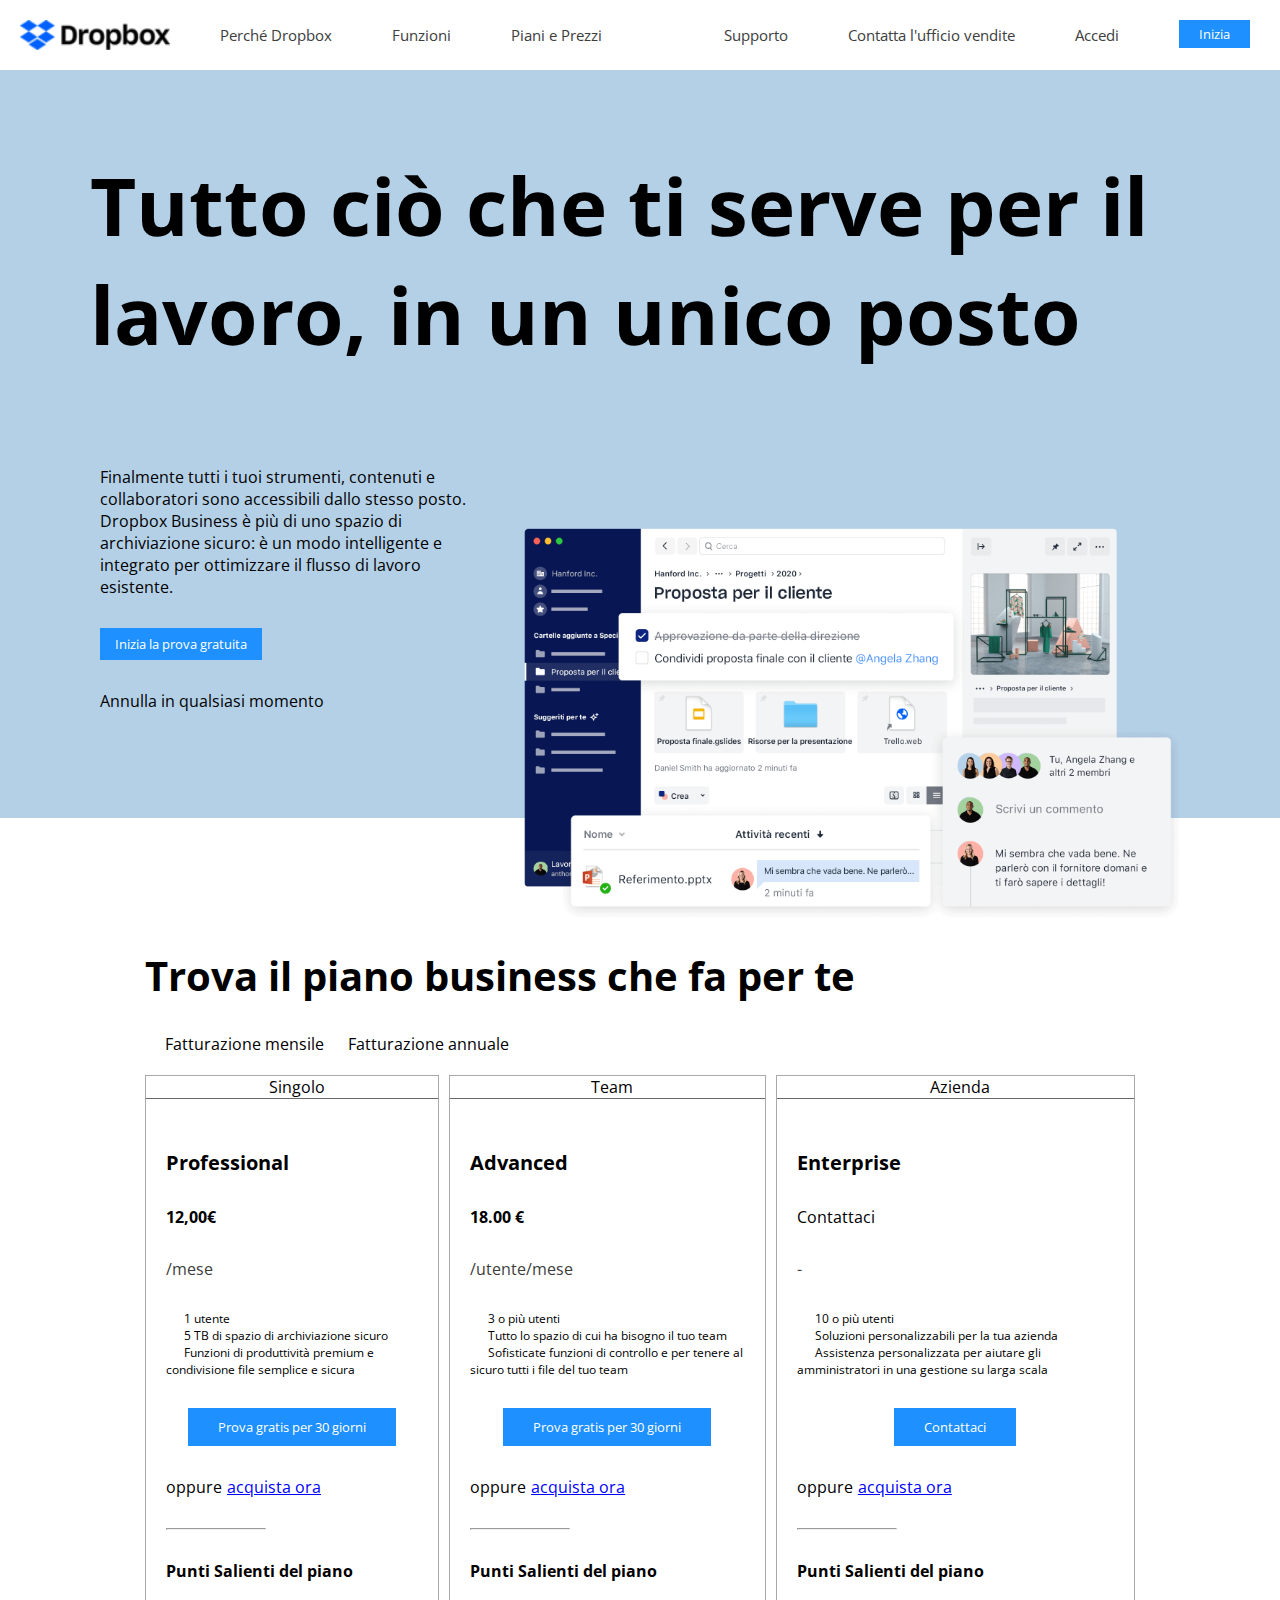
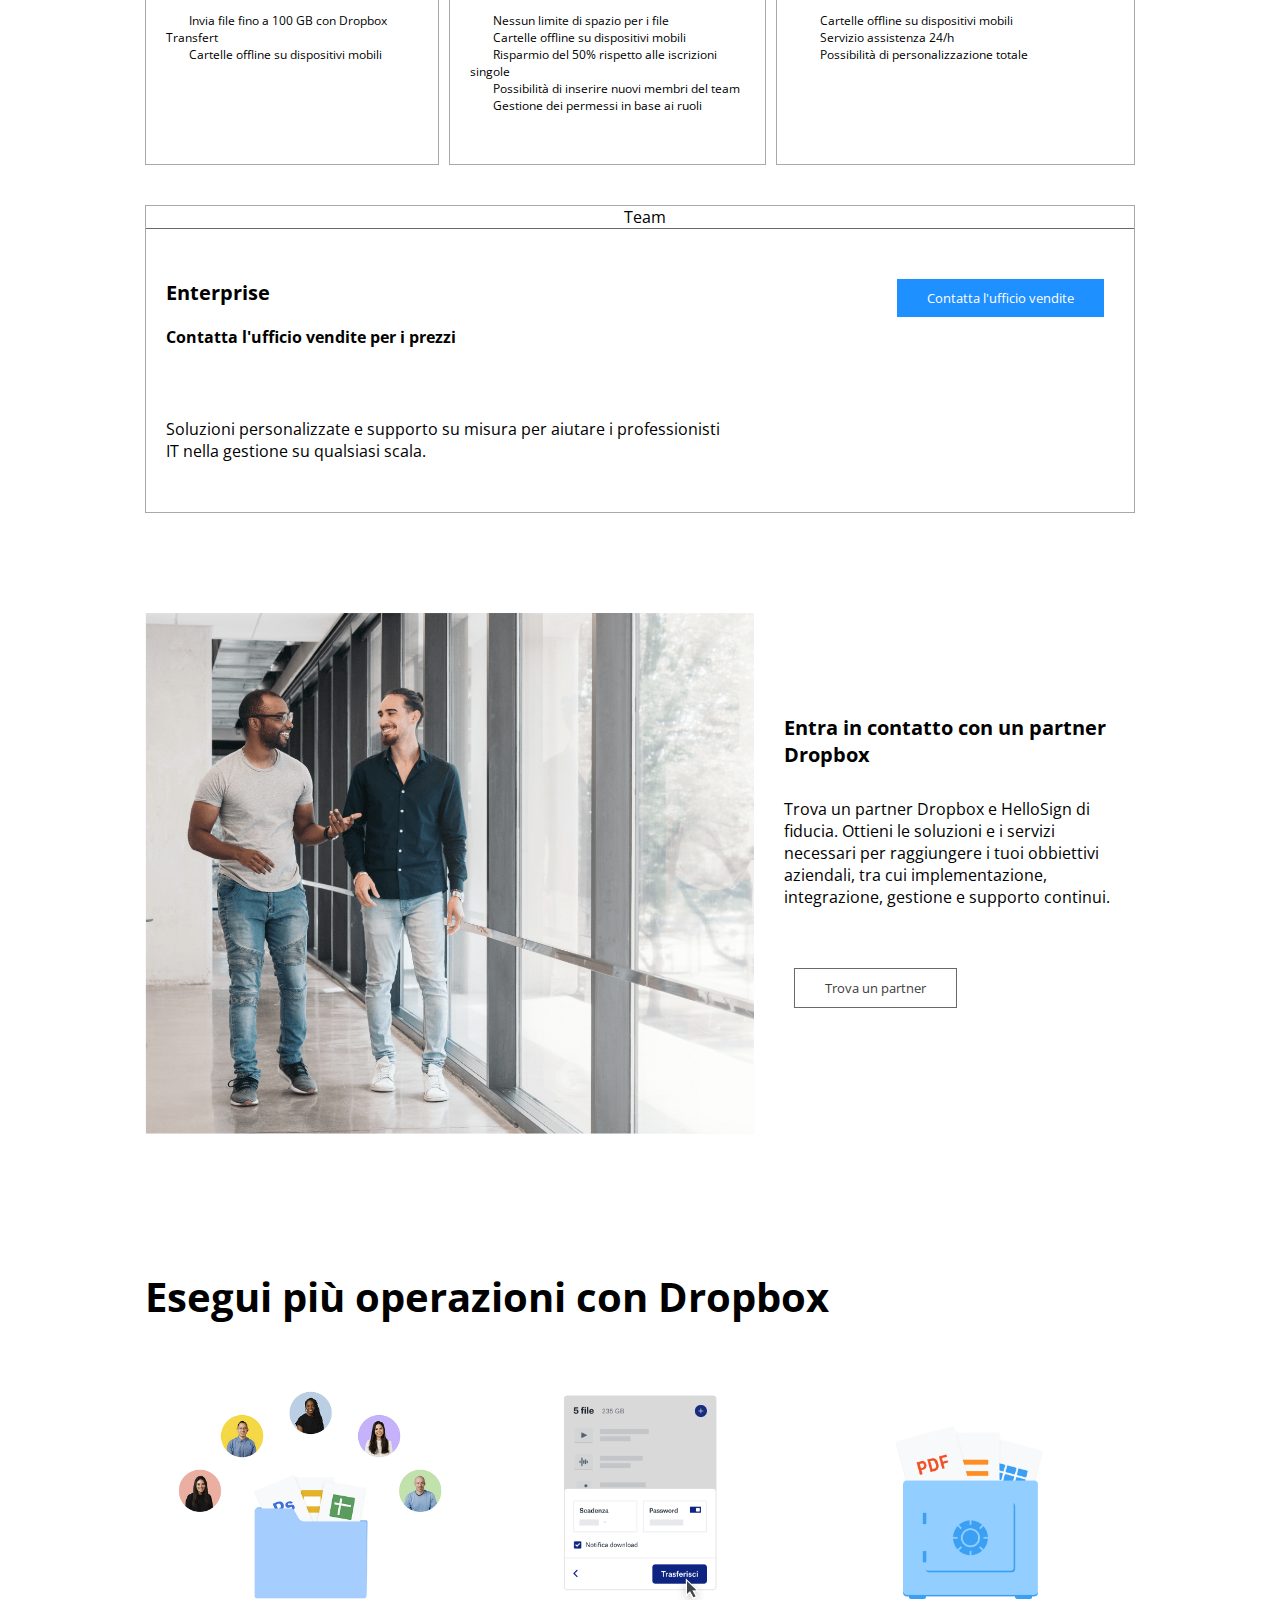
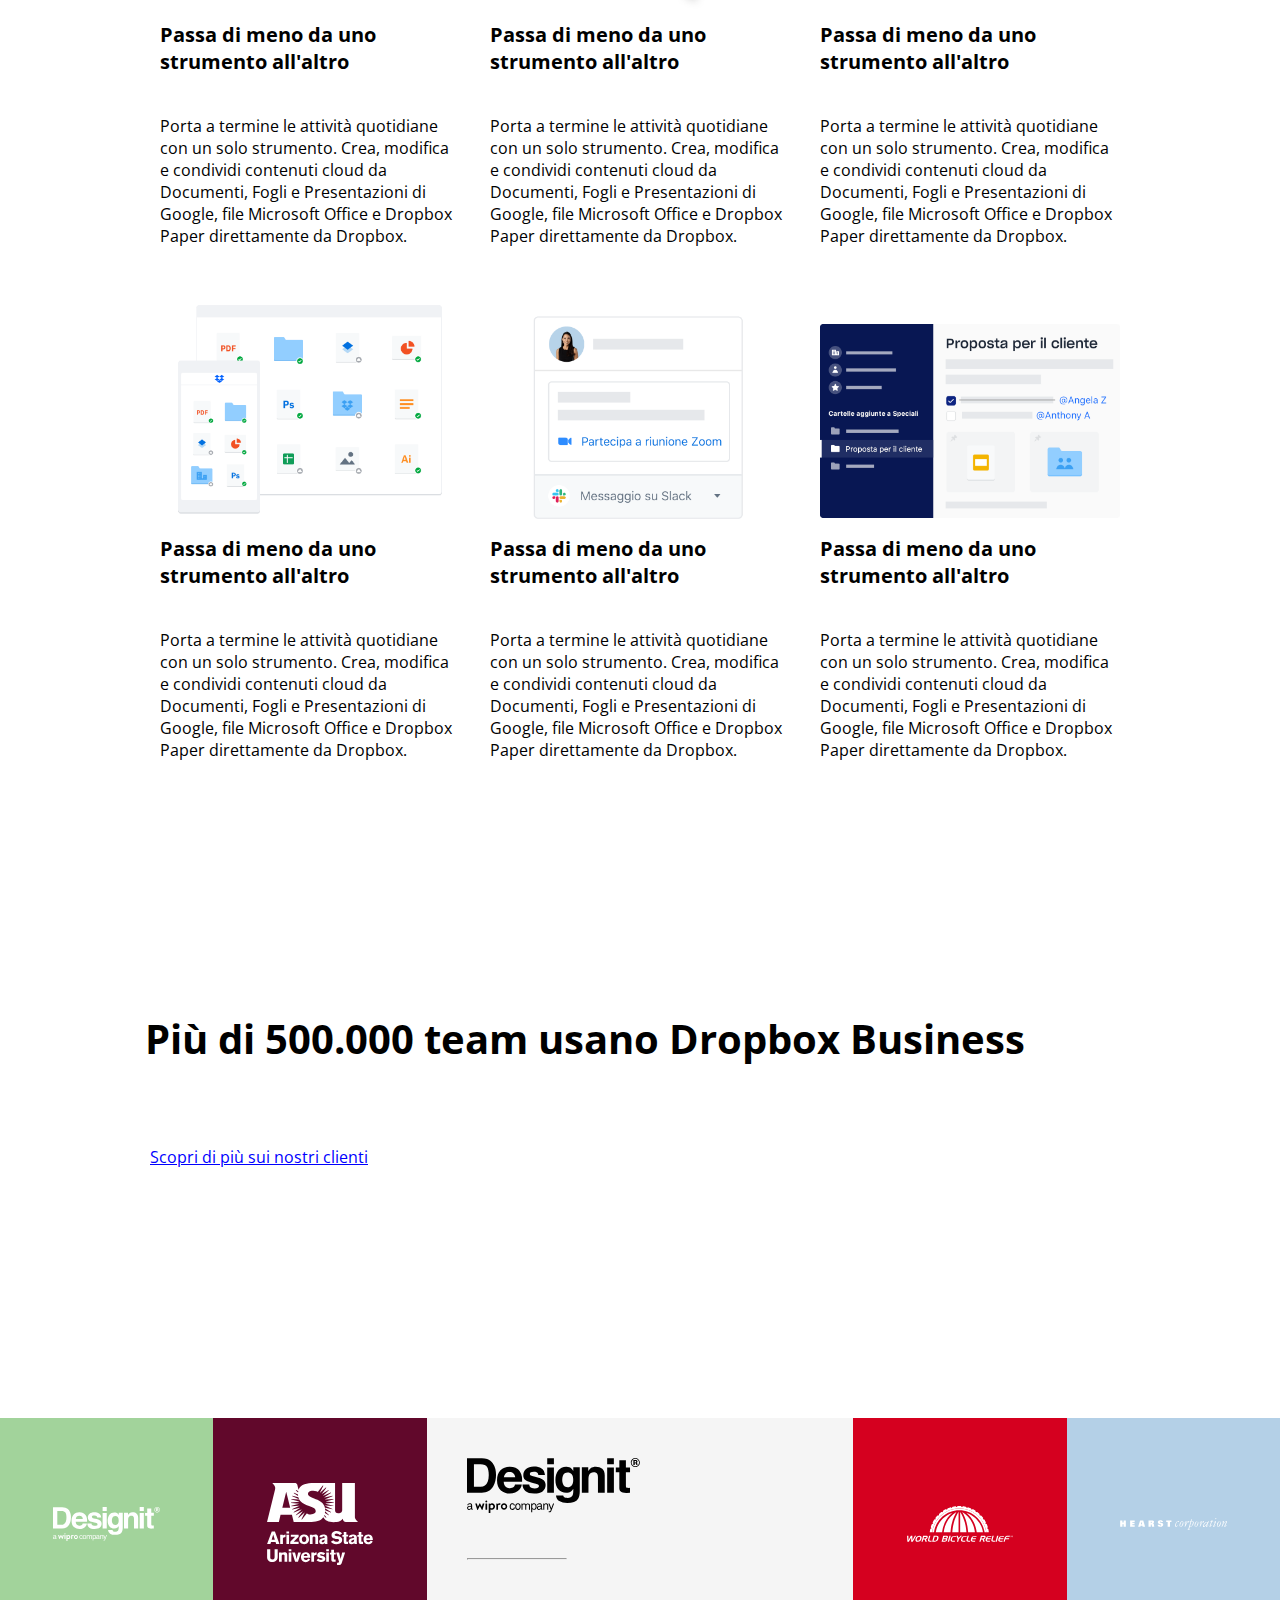
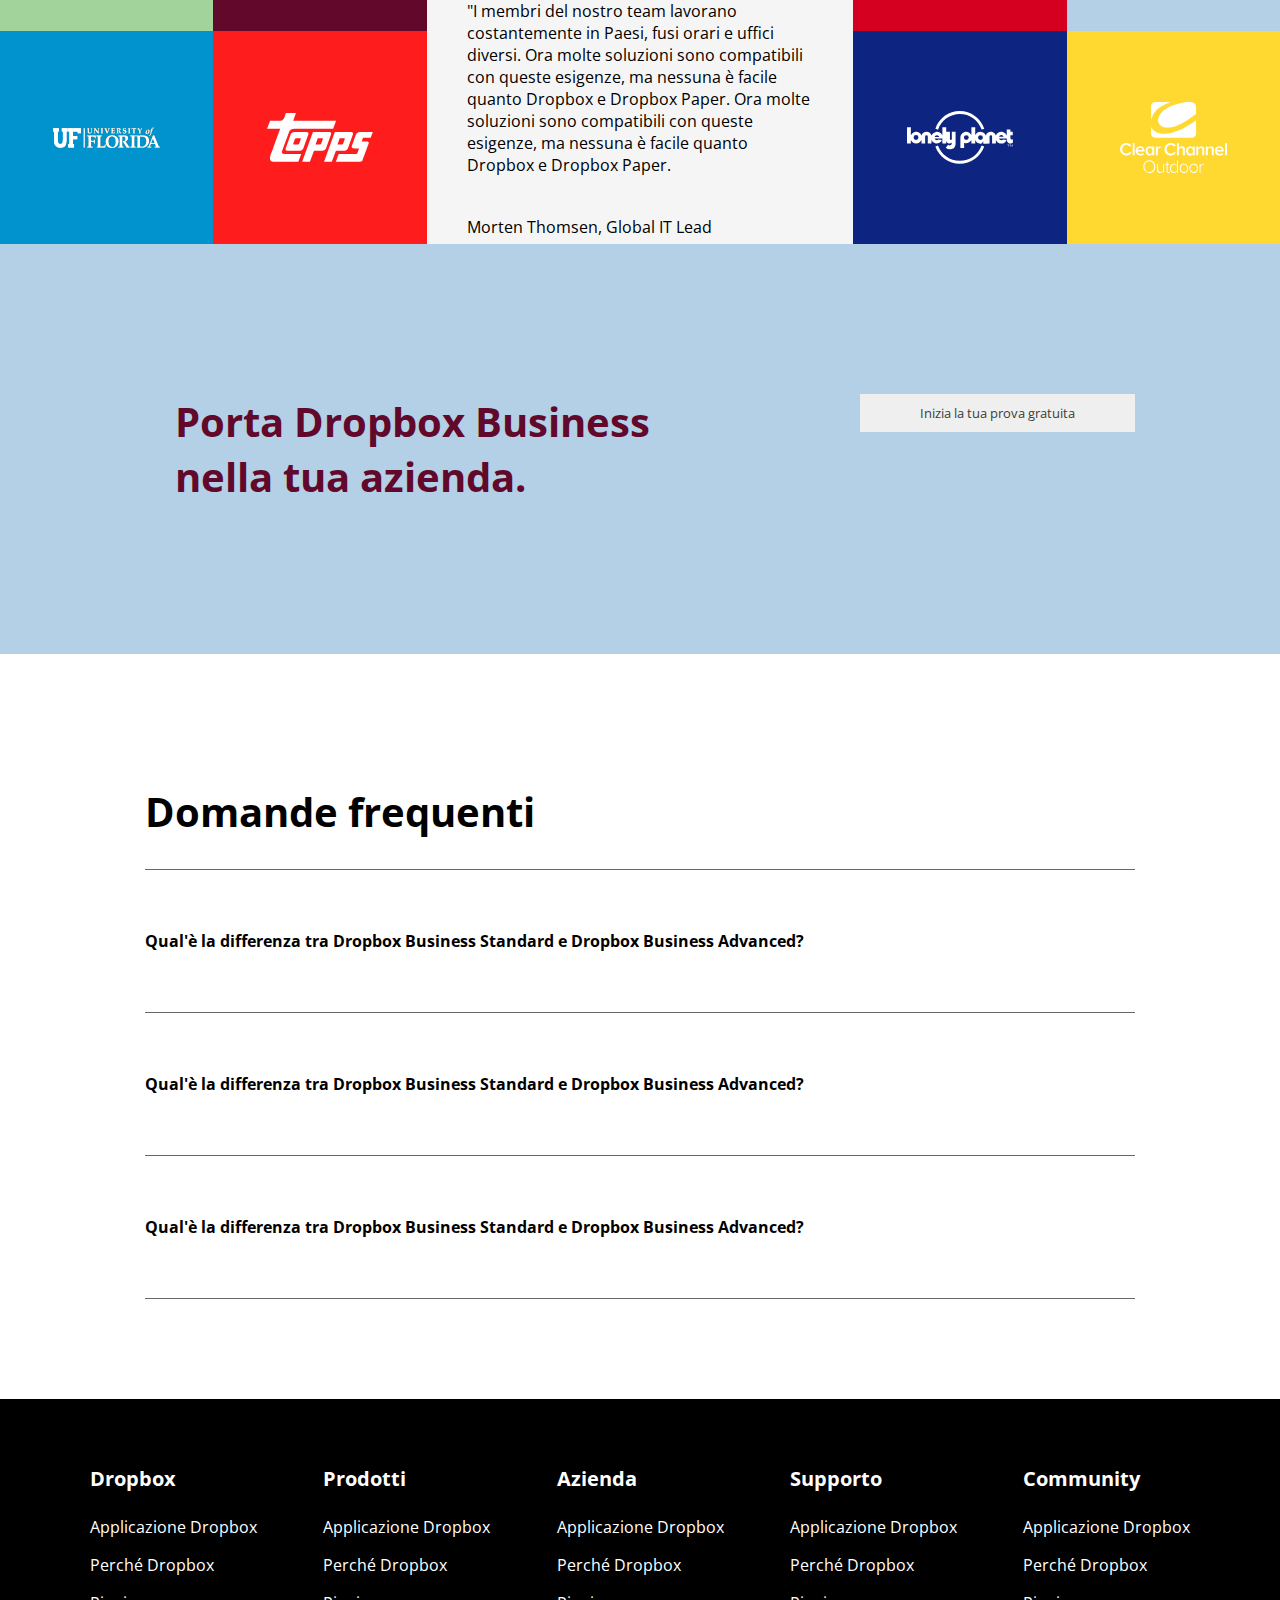
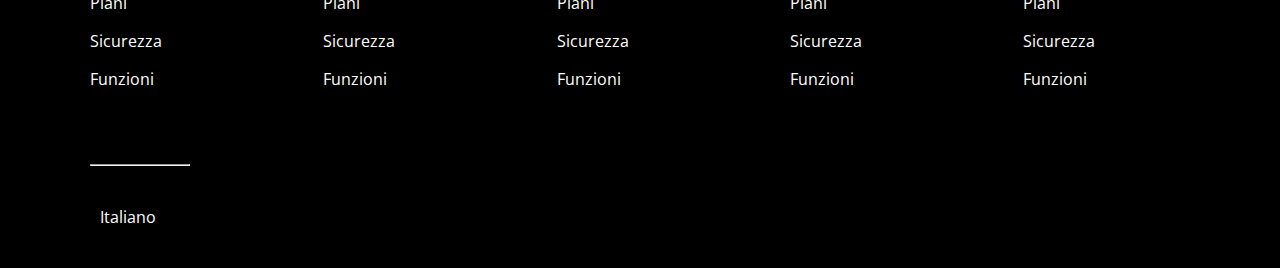
<file: index.html>
<!DOCTYPE html>
<html lang="en">
<head>
    <meta charset="UTF-8">
    <meta http-equiv="X-UA-Compatible" content="IE=edge">
    <meta name="viewport" content="width=device-width, initial-scale=1.0">

    <link rel="preconnect" href="https://fonts.googleapis.com">
    <link rel="preconnect" href="https://fonts.gstatic.com" crossorigin>
    <link href="https://fonts.googleapis.com/css2?family=Open+Sans:wght@400;700&display=swap" rel="stylesheet">

    <link rel="stylesheet" href="css/style.css">

    <link rel="stylesheet" href="https://cdnjs.cloudflare.com/ajax/libs/font-awesome/6.2.1/css/all.min.css" integrity="sha512-MV7K8+y+gLIBoVD59lQIYicR65iaqukzvf/nwasF0nqhPay5w/9lJmVM2hMDcnK1OnMGCdVK+iQrJ7lzPJQd1w==" crossorigin="anonymous" referrerpolicy="no-referrer" />


    <title>Dropbox</title>
</head>

<body class="debug">
    
        <!-- header -->

        <header>
            <nav>
                <!-- fixed navbar -->
                <div id="fixed-navbar">
    
                    <div id="fx-right">
    
                        <!-- logo -->
    
                        <div id="fx-logo">
                            <img src="img/logo-small.png" alt="Dropboxlogo">
                        </div>
    
                        <!-- lista link -->
    
                        <ul class="list">
                            <li>
                                <a class="gray" href="//">Perché Dropbox</a>
                            </li>
                            <li>
                                <a class="gray" href="//">Funzioni</a>
                            </li>
                            <li>
                                <a class="gray" href="//">Piani e Prezzi</a>
                            </li>
                        </ul>
    
    
                    </div>
                    <div id="fx-left">
    
    
                        <ul class="list">
                            <li>
                                <a class="gray" href="//">Supporto</a>
                            </li>
                            <li>
                                <a class="gray" href="//">Contatta l'ufficio vendite</a>
                            </li>
                            <li>
                                <a class="gray" href="//">Accedi</a>
                            </li>
                        </ul>
    
                        <div id="fx-button">
                            <button id="fxbtn" class="blue">Inizia</button>
                        </div>
                        
                    </div>
    
                    
    
    
    
    
    
                </div>
    
    
    
            </nav>
    

            <div class="jumbotron">

                <!-- jumbo centrato -->

                <div class="jumbo centered">

                    <!-- titolo -->
                    <h1>Tutto ciò che ti serve per il lavoro, in un unico posto</h1>

                    <!-- paragrafo e immagine -->

                    <div class="jheader">
                        
                        <div class="par">
                            <p class="text">Finalmente tutti i tuoi strumenti, contenuti e collaboratori sono accessibili dallo stesso posto. Dropbox Business è più di uno spazio di archiviazione sicuro: è un modo intelligente e integrato per ottimizzare il flusso di lavoro esistente.</p>

                            <button class="blue normalbtn">Inizia la prova gratuita</button>

                            <div class="text">Annulla in qualsiasi momento</div>


                            <a class="icon" href="#business-plan"><i class="fa-solid fa-arrow-down"></i></a>
                        
                            

                        </div>

                        <div class="image">
                            <img src="img/jumbo.png" alt="jumboimg">
                       </div>

                    </div>
                </div>

            </div>
        </header>

        <main>

            <!-- main centrato -->
            <div class="main centered">

                <!-- container business -->
                <div id="business-plan" class="container">

                    <!-- titolo e checkboxes -->

                    <h2>Trova il piano business che fa per te</h2>

                    <div id="checkboxes">
                        <i class="fa-regular fa-circle"></i><span>Fatturazione mensile</span>
                       
                        <i class="fa-regular fa-circle"></i><span>Fatturazione annuale</span>
                    </div>

                </div>



                <div class="columns container">

                    <div class="border column">

                        <div class="top">
                            <i class="fa-solid fa-user"></i>
                            <span>Singolo</span>
                        </div>
                        <div class="card">
                            <h3>Professional</h3>
                            <div class="bold">
                                12,00€
                            </div>
                            <span class="gray">/mese</span>

                            <ul>
                                <li><i class="fa-solid fa-user"></i><span>1 utente</span></li>

                                <li><i class="fa-solid fa-folder"></i><span>5 TB di spazio di archiviazione sicuro</sp></li>

                                <li><i class="fa-solid fa-share-nodes"></i><span class="card-text-width-fix">Funzioni di produttività premium e condivisione file semplice e sicura</span></li>
                            </ul>

                            <div class="flexbtn">
                                <button class="blue largebtn">Prova gratis per 30 giorni</button>
                            </div>

                            <div>oppure<a href="//" class="blue-link">acquista ora</a></div>

                            <hr class="divisor">

                            <div class="bold">Punti Salienti del piano</div>

                            <ul>

                                <li><i class="fa-solid fa-check blue-link"></i><span>Invia file fino a 100 GB con Dropbox Transfert</span></li>
                                <li><i class="fa-solid fa-check blue-link"></i></i><span>Cartelle offline su dispositivi mobili</span></li>

                            </ul>
                          
                        </div>

                    </div>


                    <div class="border column">

                        <div class="top">
                            <i class="fa-solid fa-user"></i>
                            <span>Team</span>
                        </div>
                        <div class="card">
                            <h3>Advanced</h3>
                            <div class="bold">
                                18.00 €
                            </div>
                            <span class="gray space">/utente/mese</span>

                            <ul>
                                <li><i class="fa-solid fa-user"></i><span>3 o più utenti</span></li>

                                <li><i class="fa-solid fa-folder"></i><span>Tutto lo spazio di cui ha bisogno il tuo team</sp></li>

                                <li><i class="fa-solid fa-share-nodes"></i><span class="card-text-width-fix">Sofisticate funzioni di controllo e per tenere al sicuro tutti i file del tuo team</span></li>
                            </ul>

                            <div class="flexbtn">
                                <button class="blue largebtn">Prova gratis per 30 giorni</button>
                            </div>

                            <div>oppure<a href="//" class="blue-link">acquista ora</a></div>

                            <hr class="divisor">

                            <div class="bold">Punti Salienti del piano</div>

                            <ul>

                                <li><i class="fa-solid fa-check blue-link"></i><span>Nessun limite di spazio per i file</span></li>
                                <li><i class="fa-solid fa-check blue-link"></i></i><span>Cartelle offline su dispositivi mobili</span></li>
                                <li><i class="fa-solid fa-check blue-link"></i></i><span>Risparmio del 50% rispetto alle iscrizioni singole</span></li>
                                <li><i class="fa-solid fa-check blue-link"></i></i><span>Possibilità di inserire nuovi membri del team</span></li>
                                <li><i class="fa-solid fa-check blue-link"></i></i><span>Gestione dei permessi in base ai ruoli</span></li>


                            </ul>
                          
                        </div>

                    </div>


                    <div class="border column">

                        <div class="top">
                            <i class="fa-solid fa-user"></i>
                            <span>Azienda</span>
                        </div>
                        <div class="card">
                            <h3>Enterprise</h3>
                            <div id="contact-us">
                                Contattaci
                            </div>
                             <span class="gray">-</span>

                            <ul class="space">
                                <li><i class="fa-solid fa-user"></i><span>10 o più utenti</span></li>

                                <li><i class="fa-solid fa-folder"></i><span>Soluzioni personalizzabili per la tua azienda</sp></li>

                                <li><i class="fa-solid fa-share-nodes"></i><span class="card-text-width-fix">Assistenza personalizzata per aiutare gli amministratori in una gestione su larga scala</span></li>
                                
                                
                            </ul>

                            <div class="space flexbtn">
                                <button class="blue largebtn">Contattaci</button>
                            </div>

                            <div class="space">oppure<a href="//" class="blue-link">acquista ora</a></div>

                            <hr class="divisor">

                            <div class="bold">Punti Salienti del piano</div>

                            <ul class="space">

                                <li><i class="fa-solid fa-check blue-link"></i><span>Cartelle offline su dispositivi mobili</span></li>
                                <li><i class="fa-solid fa-check blue-link"></i></i><span>Servizio assistenza 24/h</span></li>
                                <li><i class="fa-solid fa-check blue-link"></i></i><span>Possibilità di personalizzazione totale</span></li>

                            </ul>
                          
                        </div>

                    </div>
                </div>


                <div class="team container">
                    <div class="border line">
                        <div class="top">
                            <i class="fa-solid fa-building"></i>
                            <span>Team</span>
                        </div>
                        <div class="card flexrow">
                            <div class="row">
                            
                            <h3>Enterprise</h3>
                            <div class="bold">Contatta l'ufficio vendite per i prezzi</div>

                            <p class="solutions">Soluzioni personalizzate e supporto su misura per aiutare i professionisti IT nella gestione su qualsiasi scala.</p>
                            </div>

                            <div>
                                <button class="blue largebtn">Contatta l'ufficio vendite</button>
                            </div>
                            
                        </div>
                    </div>
                </div>

                <div class="main img-aside container">
                    <div class="partnerimg">
                        <img src="img/partner.png" alt="partnerimg">
                    </div>
                    <aside class="partner">
                        <h3>Entra in contatto con un partner Dropbox</h3>
                        <p>Trova un partner Dropbox e HelloSign di fiducia. Ottieni le soluzioni e i servizi necessari per raggiungere i tuoi obbiettivi aziendali, tra cui implementazione, integrazione, gestione e supporto continui.</p> 
                        <div>
                            <button class="largerbtn black gray">Trova un partner</button>
                        </div>
                               
                    </aside>
                </div>

                <div class="title container">
                    <h2>Esegui più operazioni con Dropbox</h2>
                </div>

                <!-- container carte -->

                <div class="inner-cards container">

                    <!-- card -->
                    <div class="smallcard">


                        <div class="smallimage">
                            <img src="img/business-feature-switching-tools.png" alt="img1">
                        </div>

                        <div class="smalltext">
                            <h3>Passa di meno da uno strumento all'altro</h3>
                            <p>Porta a termine le attività quotidiane con un solo strumento. Crea, modifica e condividi contenuti cloud da Documenti, Fogli e Presentazioni di Google, file Microsoft Office e Dropbox Paper direttamente da Dropbox.</p>
                        </div>

                    </div>
                    <div class="smallcard">


                        <div class="smallimage">
                            <img src="img/business-feature-send-files-it.png" alt="img1">
                        </div>

                        <div class="smalltext">
                            <h3>Passa di meno da uno strumento all'altro</h3>
                            <p>Porta a termine le attività quotidiane con un solo strumento. Crea, modifica e condividi contenuti cloud da Documenti, Fogli e Presentazioni di Google, file Microsoft Office e Dropbox Paper direttamente da Dropbox.</p>
                        </div>

                    </div>
                    <div class="smallcard">


                        <div class="smallimage">
                            <img src="img/business-feature-security.png" alt="img1">
                        </div>

                        <div class="smalltext">
                            <h3>Passa di meno da uno strumento all'altro</h3>
                            
                            <p>Porta a termine le attività quotidiane con un solo strumento. Crea, modifica e condividi contenuti cloud da Documenti, Fogli e Presentazioni di Google, file Microsoft Office e Dropbox Paper direttamente da Dropbox.</p>
                        </div>

                    </div>
                    <div class="smallcard">


                        <div class="smallimage">
                            <img src="img/business-feature-multi-device.png" alt="img1">
                        </div>

                        <div class="smalltext">
                            <h3>Passa di meno da uno strumento all'altro</h3>
                            <p>Porta a termine le attività quotidiane con un solo strumento. Crea, modifica e condividi contenuti cloud da Documenti, Fogli e Presentazioni di Google, file Microsoft Office e Dropbox Paper direttamente da Dropbox.</p>
                        </div>

                    </div>
                    <div class="smallcard">


                        <div class="smallimage">
                            <img src="img/business-feature-integrations-it.png" alt="img1">
                        </div>

                        <div class="smalltext">
                            <h3>Passa di meno da uno strumento all'altro</h3>
                            <p>Porta a termine le attività quotidiane con un solo strumento. Crea, modifica e condividi contenuti cloud da Documenti, Fogli e Presentazioni di Google, file Microsoft Office e Dropbox Paper direttamente da Dropbox.</p>
                        </div>

                    </div>
                    <div class="smallcard">


                        <div class="smallimage">
                            <img src="img/business-feature-coordinate-it.png" alt="img1">
                        </div>

                        <div class="smalltext">
                            <h3>Passa di meno da uno strumento all'altro</h3>
                            <p>Porta a termine le attività quotidiane con un solo strumento. Crea, modifica e condividi contenuti cloud da Documenti, Fogli e Presentazioni di Google, file Microsoft Office e Dropbox Paper direttamente da Dropbox.</p>
                        </div>

                    </div>
                </div>

                <div class="clients">
                    <h2>Più di 500.000 team usano Dropbox Business</h2>

                    <div class="discover">
                        <a href="//" class="blue-link">Scopri di più sui nostri clienti</a>
                    </div>
                </div>

            </div>

            <div class="featuredbox">

                <div id="featured">

                    <div class="featured-row side">

                        <div class="square" id="design">
                            <img src="img/designit.svg" alt="designlogo">
                        </div>
                        <div class="square" id="asu">
                            <img src="img/arizona_state_university.svg" alt="logoasu">
                        </div>
                        <div class="square" id="usf">
                            <img src="img/university_of_florida.svg" alt="usflogo">
                        </div>
                        <div class="square" id="topps">
                            <img src="img/topps.svg" alt="toppslogo">
                        </div>
                        
                    </div>

                    <div class="featured-row center">

                        <img src="img/designit.svg" alt="designlogo">

                        <hr class="divisor">

                        <p> "I membri del nostro team lavorano costantemente in Paesi, fusi orari e uffici diversi. Ora molte soluzioni sono compatibili con queste esigenze, ma nessuna è facile quanto Dropbox e Dropbox Paper.
                        Ora molte soluzioni sono compatibili con queste esigenze, ma nessuna è facile quanto Dropbox e Dropbox Paper.
                        </p>
                        

                        <span>Morten Thomsen, Global IT Lead</span>

                    </div>
                    
                    <div class="featured-row side">

                        <div class="square" id="wbr">
                            <img src="img/world_bicycle_relief.svg" alt="wbrlogo">
                        </div>
                        <div class="square" id="hc">
                            <img src="img/hearst_corp.svg" alt="hclogo">
                        </div>
                        <div class="square" id="lp">
                            <img src="img/lonely_planet.svg" alt="lplogo">
                        </div>
                        <div class="square" id="cc">
                            <img src="img/clear_channel.svg" alt="cclogo">
                        </div>
                        
                    </div>

                </div>

                <div id="companyrow">
                    <div class="centered">
                    <div class="company-inner container">

                        <h2 class="red">Porta Dropbox Business nella tua azienda.</h2>
                        <div class="btn">
                            <button class="normalbtn gray gbtn">Inizia la tua prova gratuita</button>
                        </div>
                        
                    </div>
                    </div>
                </div>


            </div>

            <div class="centered">
                <div id="faq" class="main container">
                    <h2>Domande frequenti</h2>

                    <div class="faq-content">
                        <h4>Qual'è la differenza tra Dropbox Business Standard e Dropbox Business Advanced?</h4>
                        <p class="faq-text">Lorem ipsum dolor sit amet consectetur, adipisicing elit. Sed molestias alias rerum, porro ex doloribus, est maxime omnis voluptatum autem ipsa soluta nobis animi qui sint obcaecati sapiente! Suscipit, dicta.</p>
                        <i id="dw" class="fa-solid fa-angle-down"></i> 
                        <i id="su" class="fa-solid fa-angle-up"></i>    
                    </div>

                    <div class="faq-content">
                        <h4>Qual'è la differenza tra Dropbox Business Standard e Dropbox Business Advanced?</h4>
                        <p class="faq-text">Lorem ipsum dolor sit amet, consectetur adipisicing elit. Sint asperiores voluptatem nobis nostrum quasi voluptate doloribus temporibus maxime! Nihil praesentium dolore totam iste voluptas tenetur voluptatem, ducimus dolor dicta placeat.</p>
                        <i id="dw" class="fa-solid fa-angle-down"></i> 
                        <i id="su" class="fa-solid fa-angle-up"></i>    
                    </div>

                    <div class="faq-content">
                        <h4>Qual'è la differenza tra Dropbox Business Standard e Dropbox Business Advanced?</h4>
                        <p class="faq-text">Lorem ipsum dolor sit amet consectetur, adipisicing elit. Nulla, odio sapiente quod ipsum hic neque veritatis nostrum quas facere aliquam maxime. Animi tempore sunt deserunt, adipisci corporis labore totam odio?</p>
                        <i id="dw" class="fa-solid fa-angle-down"></i> 
                        <i id="su" class="fa-solid fa-angle-up"></i>   
                    </div>
                    
                </div>
            </div>
            
        </main>

        <footer>
            <div class="footer centered">
                <div id="footer-links">
                    <div class="links">
                        <h3>Dropbox</h3>
                    <ul>
                        
                        <li> <a href="//">Applicazione Dropbox</a> </li>
                        <li> <a href="//">Perché Dropbox</a> </li>
                        <li> <a href="//">Piani</a></li>
                        <li> <a href="//">Sicurezza</a> </li>
                        <li> <a href="//">Funzioni</a> </li>
                    </ul>
                    </div>
                    <div class="links">
                        <h3>Prodotti</h3>
                    <ul>
                        
                        <li> <a href="//">Applicazione Dropbox</a> </li>
                        <li> <a href="//">Perché Dropbox</a> </li>
                        <li> <a href="//">Piani</a></li>
                        <li> <a href="//">Sicurezza</a> </li>
                        <li> <a href="//">Funzioni</a> </li>
                    </ul>
                    </div>
                    <div class="links">
                        <h3>Azienda</h3>
                    <ul>
                        
                        <li> <a href="//">Applicazione Dropbox</a> </li>
                        <li> <a href="//">Perché Dropbox</a> </li>
                        <li> <a href="//">Piani</a></li>
                        <li> <a href="//">Sicurezza</a> </li>
                        <li> <a href="//">Funzioni</a> </li>
                    </ul>
                    </div>
                    <div class="links">
                        <h3>Supporto</h3>
                    <ul>
                        
                        <li> <a href="//">Applicazione Dropbox</a> </li>
                        <li> <a href="//">Perché Dropbox</a> </li>
                        <li> <a href="//">Piani</a></li>
                        <li> <a href="//">Sicurezza</a> </li>
                        <li> <a href="//">Funzioni</a> </li>
                    </ul>
                    </div>
                    <div class="links">
                        <h3>Community</h3>
                    <ul>
                        
                        <li> <a href="//">Applicazione Dropbox</a> </li>
                        <li> <a href="//">Perché Dropbox</a> </li>
                        <li> <a href="//">Piani</a></li>
                        <li> <a href="//">Sicurezza</a> </li>
                        <li> <a href="//">Funzioni</a> </li>
                    </ul>
                    </div>
                    

                </div>
                
                <hr class="divisor">
                
                <div id="language">

                    

                    <i class="fa-solid fa-globe"></i>

                    <span>Italiano<i class="fa-solid fa-angle-down"></i> </span>
                </div>

                </div>
                
            </div>
        </footer>
       



</body>
</html>
</file>
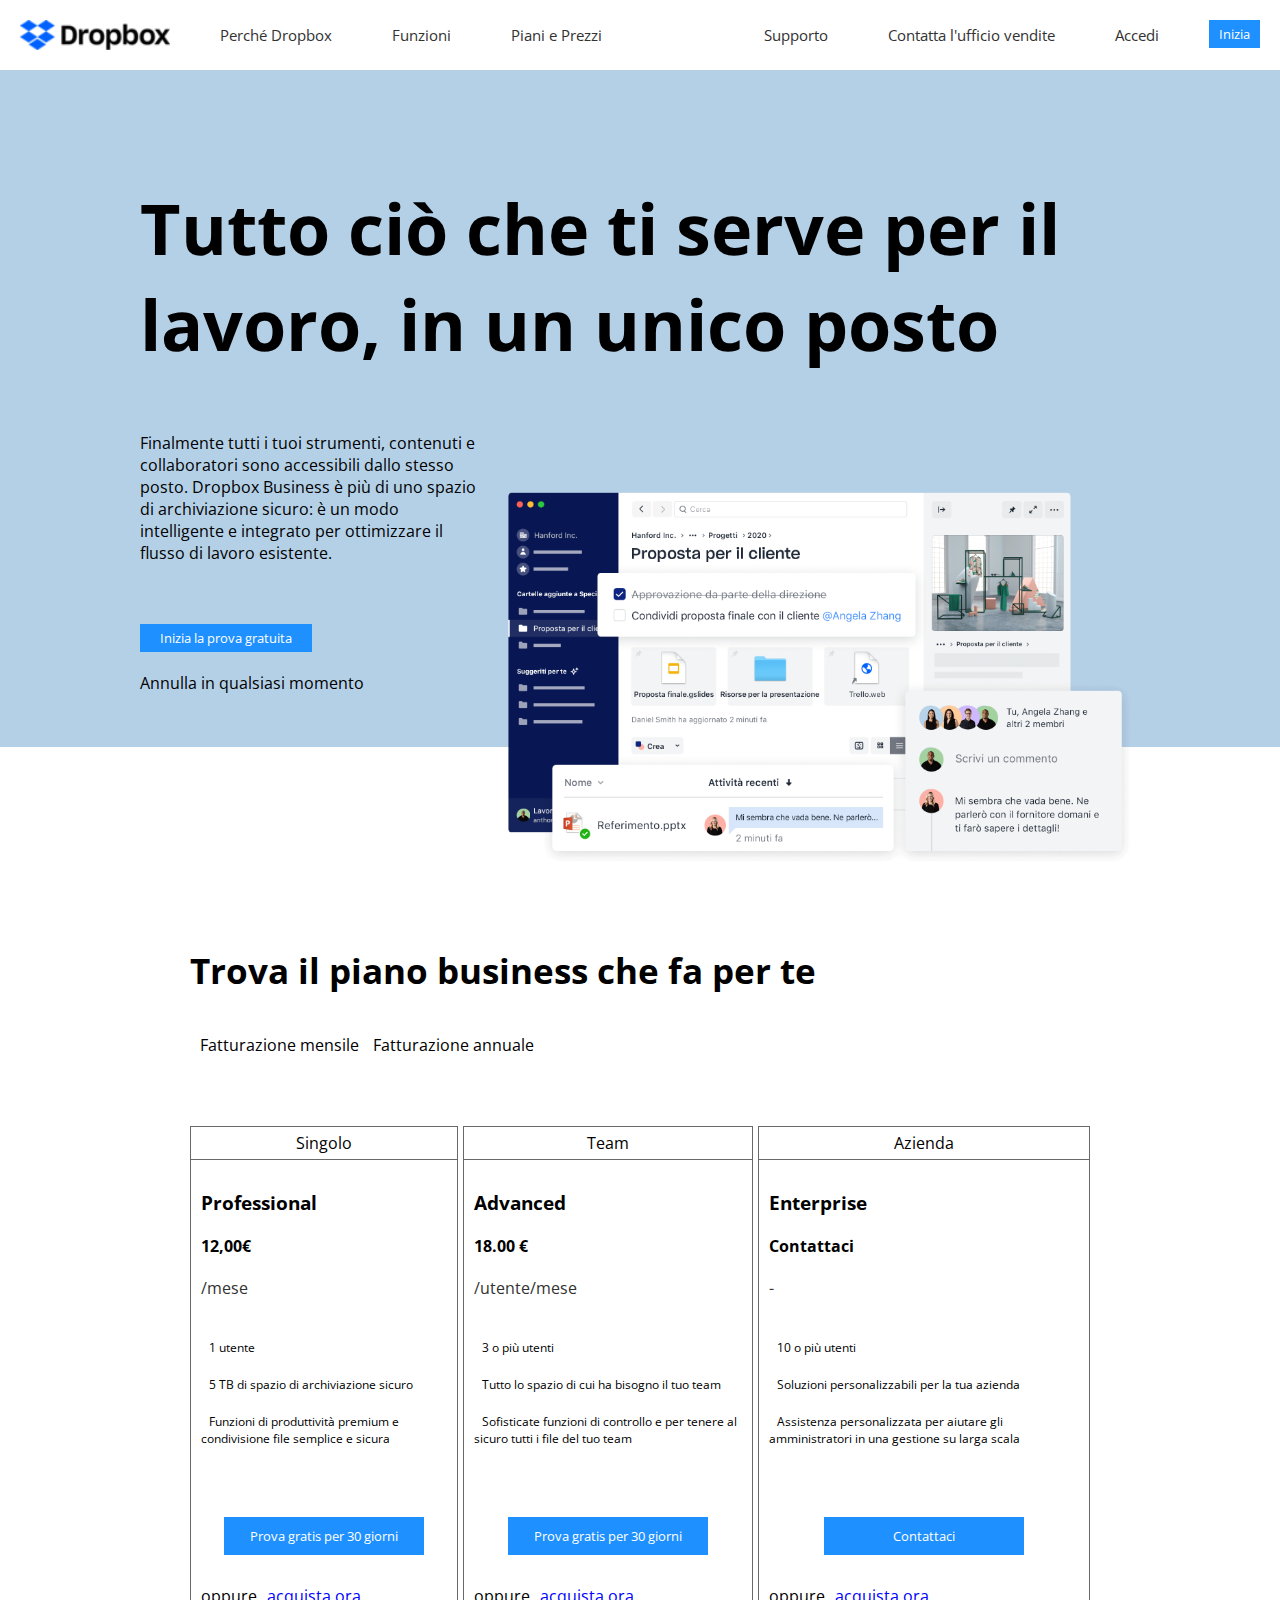
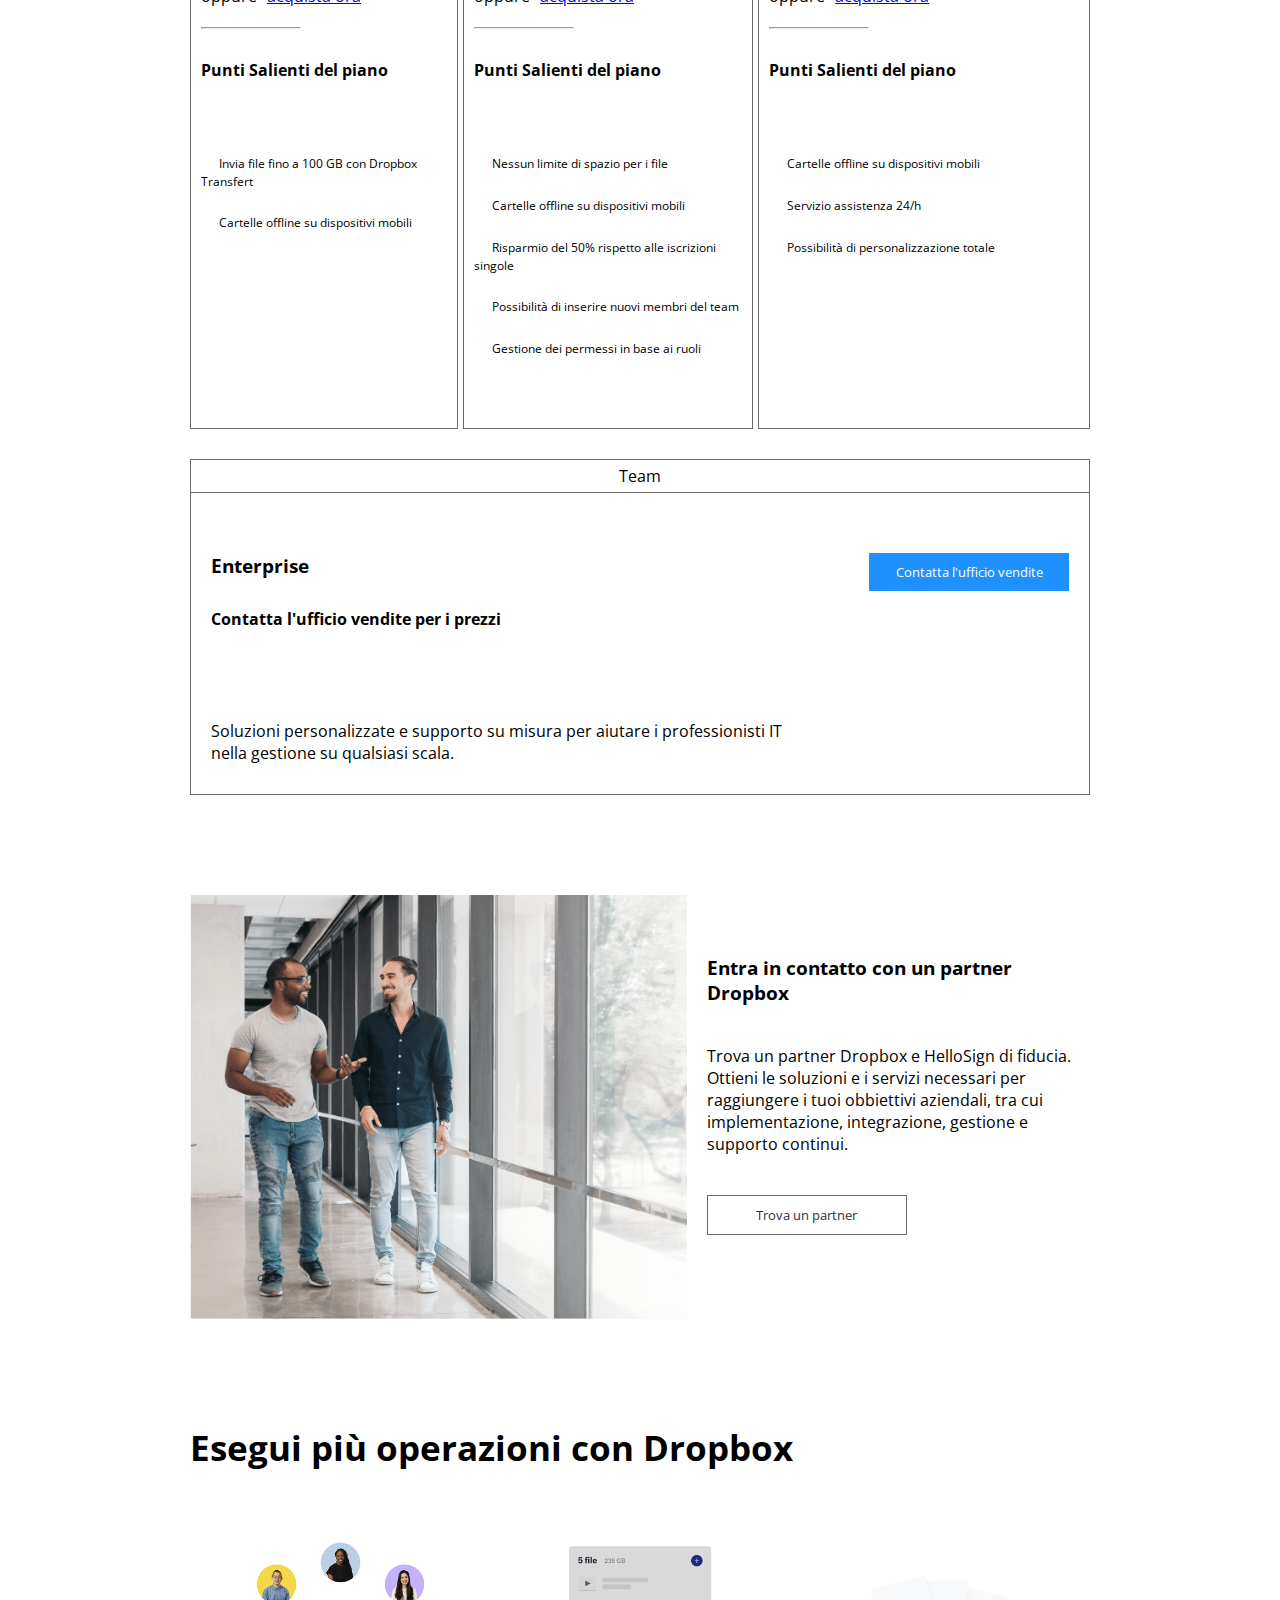
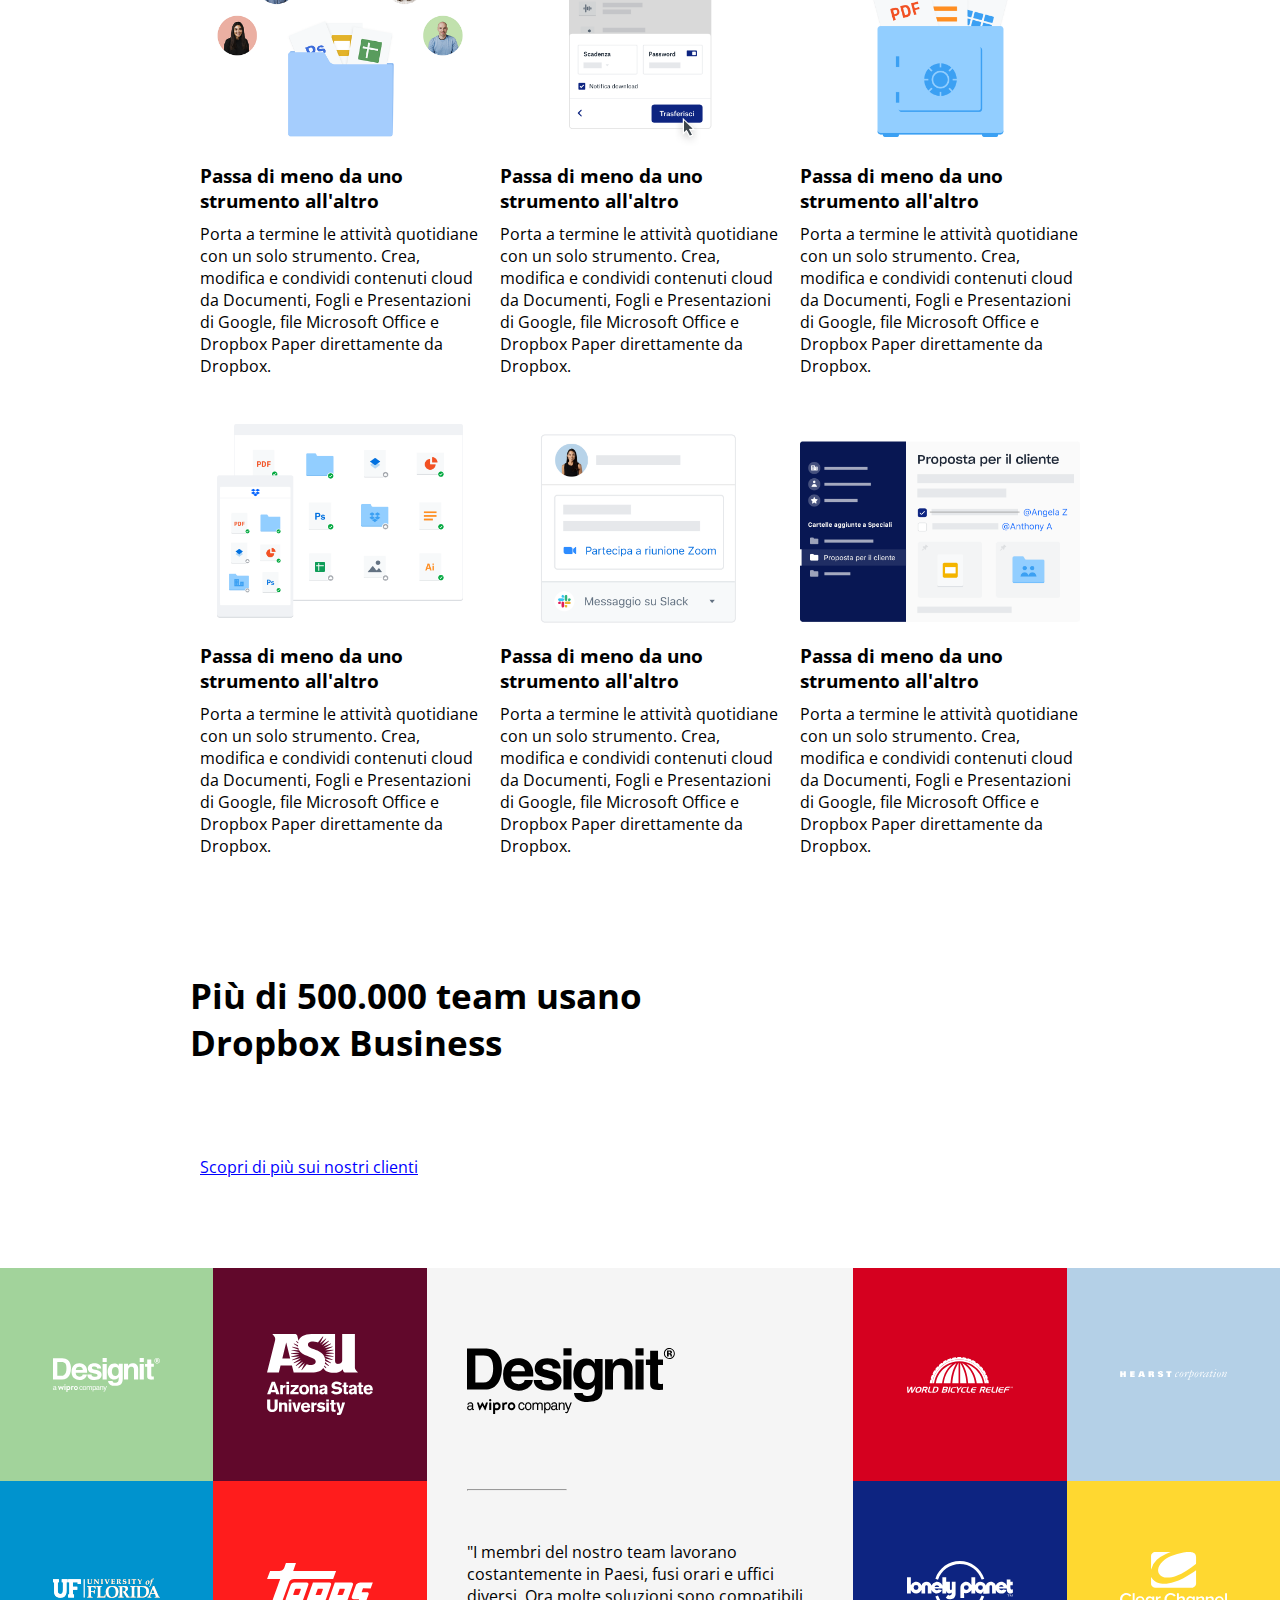
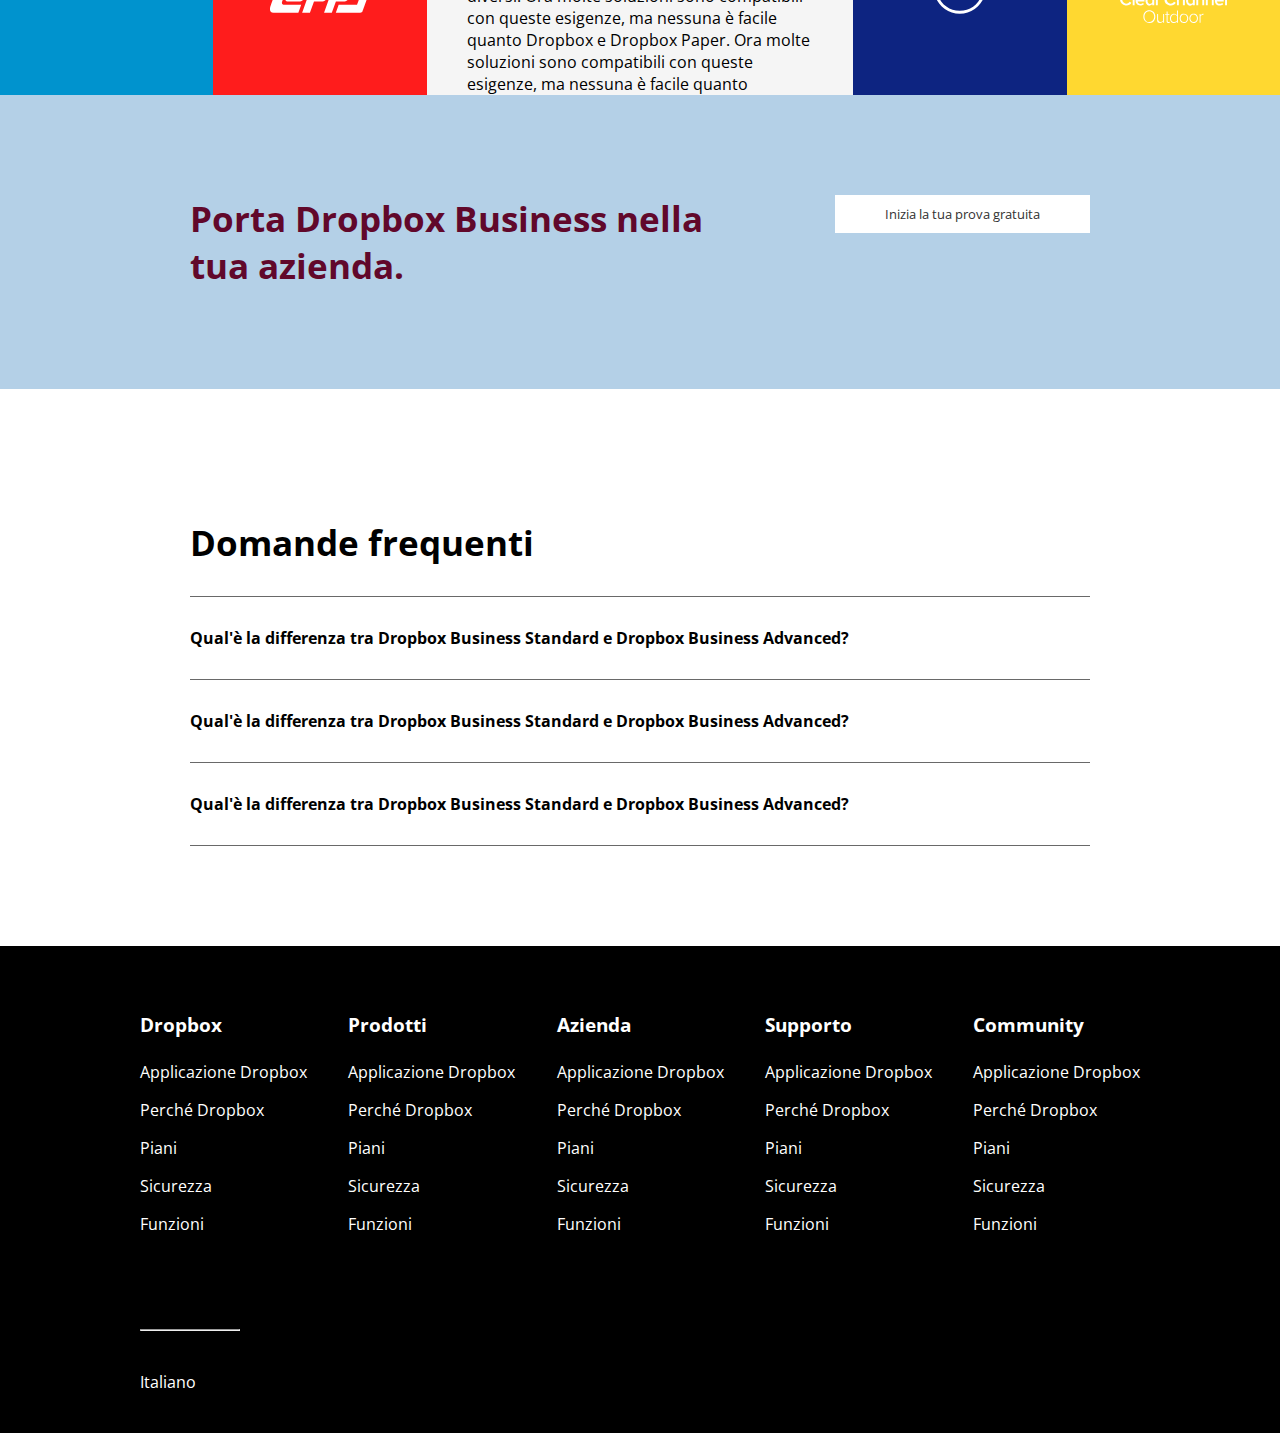
<file: Correzione Prova/index.html>
<!DOCTYPE html>
<html lang="en">
<head>
    <meta charset="UTF-8">
    <meta http-equiv="X-UA-Compatible" content="IE=edge">
    <meta name="viewport" content="width=device-width, initial-scale=1.0">
    

    <link rel="preconnect" href="https://fonts.googleapis.com">
    <link rel="preconnect" href="https://fonts.gstatic.com" crossorigin>
    <link href="https://fonts.googleapis.com/css2?family=Open+Sans:wght@400;700&display=swap" rel="stylesheet">

    <link rel="stylesheet" href="css/style.css">

    <link rel="stylesheet" href="https://cdnjs.cloudflare.com/ajax/libs/font-awesome/6.2.1/css/all.min.css" integrity="sha512-MV7K8+y+gLIBoVD59lQIYicR65iaqukzvf/nwasF0nqhPay5w/9lJmVM2hMDcnK1OnMGCdVK+iQrJ7lzPJQd1w==" crossorigin="anonymous" referrerpolicy="no-referrer" />

    <title>Dropbox</title>
</head>
<body class="debug">


    <!-- header -->
    <header>

        <!-- nav -->

        <nav>
            <!-- fixed navbar -->
            <div id="fixed-navbar">

                <div id="fx-right">

                    <!-- logo -->

                    <div id="fx-logo">
                        <img src="img/logo-small.png" alt="Dropboxlogo">
                    </div>

                    <!-- lista link -->

                    <ul class="list">
                        <li>
                            <a class="gray" href="//">Perché Dropbox</a>
                        </li>
                        <li>
                            <a class="gray" href="//">Funzioni</a>
                        </li>
                        <li>
                            <a class="gray" href="//">Piani e Prezzi</a>
                        </li>
                    </ul>


                </div>
                <div id="fx-left">


                    <ul class="list">
                        <li>
                            <a class="gray" href="//">Supporto</a>
                        </li>
                        <li>
                            <a class="gray" href="//">Contatta l'ufficio vendite</a>
                        </li>
                        <li>
                            <a class="gray" href="//">Accedi</a>
                        </li>
                    </ul>

                    <div id="fx-button">
                        <button class="blue normalbtn">Inizia</button>
                    </div>
                    
                </div>







            </div>



        </nav>

        <!-- /nav -->

        <!-- jumbotron -->

        <div id="jumbotron">

            <!-- contenitore centrale -->
            <div class="jumboinner centered">
                
                <h1>Tutto ciò che ti serve per il lavoro, in un unico posto</h1>

                <!-- contenitore flexed-jumbo -->

                <div id="flexed-jumbo">

                    <!-- paragrafo -->
                    <aside id="jumbo-text">

                        <p class="text">Finalmente tutti i tuoi strumenti, contenuti e collaboratori sono accessibili dallo stesso posto. Dropbox Business è più di uno spazio di archiviazione sicuro: è un modo intelligente e integrato per ottimizzare il flusso di lavoro esistente.</p>

                        <button id="jumbobtn" class="blue normalbtn">Inizia la prova gratuita</button>

                        <div>Annulla in qualsiasi momento</div>

                        <a class="icon" href="#business"><i class="fa-solid fa-arrow-down"></i></a>

                    </aside>

                    <!-- immagine che sborda -->
                    <div id="jumbo-img">
                        <img src="img/jumbo.png" alt="jumboimg">
                    </div>
                </div>

            </div>


        </div>

        <!-- /jumbotron -->



    </header>
    <!-- /header -->

    <main>
        <div class="main centered">

            <!-- business plans -->
            <div id="business" class="container">
                <div class="business-header">
    
                        <h2>Trova il piano business che fa per te</h2>
    
                        <div id="checkboxes">
                            <i class="fa-regular fa-circle"></i><span>Fatturazione mensile</span>
                       
                            <i class="fa-regular fa-circle"></i><span>Fatturazione annuale</span>
                        </div>
    
                        
                </div>
    
                <div id="b-plans">
    
                    <div class="plan">
    
                        <div class="top">
                            <i class="fa-solid fa-user"></i>
                            <span>Singolo</span>
                        </div>
                        <div class="plan-description">
                            <h3>Professional</h3>
                            <span class="bold">
                                12,00€
                            </span>
                            <span class="gray">/mese</span>
    
    
                            <div class="plan-lists">
                                
                                <ul>
                                    <li><i class="fa-solid fa-user"></i><span>1 utente</span></li>
    
                                    <li><i class="fa-solid fa-folder"></i><span>5 TB di spazio di archiviazione sicuro</sp></li>
    
                                    <li><i class="fa-solid fa-share-nodes"></i><span class="card-text-width-fix">Funzioni di produttività premium e condivisione file semplice e sicura</span></li>
                                </ul>
    
    
                            </div>
    
                            <div class="flexbtn">
                                <button class="blue largebtn">Prova gratis per 30 giorni</button>
                            </div>
    
                            <span>oppure<a href="//" class="blue-link">acquista ora</a></sp>
    
                            <hr class="divisor">
    
                            <div class="bold">Punti Salienti del piano</div>
    
                            <div class="plan-lists">
    
                                <ul>
    
                                    <li><i class="fa-solid fa-check blue-link"></i><span>Invia file fino a 100 GB con Dropbox Transfert</span></li>
                                    <li><i class="fa-solid fa-check blue-link"></i></i><span>Cartelle offline su dispositivi mobili</span></li>
    
                                </ul>
    
                            </div>
    
                            
    
                        </div>
    
                    </div>
    
                    <div class="plan">
    
                        <div class="top">
                            <i class="fa-solid fa-user"></i>
                            <span>Team</span>
                        </div>
                        <div class="plan-description">
    
                            <h3>Advanced</h3>
                            <span class="bold">
                                18.00 €
                            </span>
                            <span class="gray space">/utente/mese</span>
    
                            <div class="plan-lists">
    
                                <ul>
                                    <li><i class="fa-solid fa-user"></i><span>3 o più utenti</span></li>
    
                                    <li><i class="fa-solid fa-folder"></i><span>Tutto lo spazio di cui ha bisogno il tuo team</sp></li>
    
                                    <li><i class="fa-solid fa-share-nodes"></i><span class="card-text-width-fix">Sofisticate funzioni di controllo e per tenere al sicuro tutti i file del tuo team</span></li>
                                </ul>
    
                            </div>
    
                            
    
                            <div class="flexbtn">
    
                                <button class="blue largebtn">Prova gratis per 30 giorni</button>
                                
                            </div>
    
                            <span>oppure<a href="//" class="blue-link">acquista ora</a></span>
                            
                            <hr class="divisor">
    
                            <div class="bold">Punti Salienti del piano</div>
    
                            <div class="plan-lists">
    
                                
                            <ul>
    
                                <li><i class="fa-solid fa-check blue-link"></i><span>Nessun limite di spazio per i file</span></li>
                                <li><i class="fa-solid fa-check blue-link"></i></i><span>Cartelle offline su dispositivi mobili</span></li>
                                <li><i class="fa-solid fa-check blue-link"></i></i><span>Risparmio del 50% rispetto alle iscrizioni singole</span></li>
                                <li><i class="fa-solid fa-check blue-link"></i></i><span>Possibilità di inserire nuovi membri del team</span></li>
                                <li><i class="fa-solid fa-check blue-link"></i></i><span>Gestione dei permessi in base ai ruoli</span></li>
    
    
                            </ul>
    
                            </div>
    
    
                        </div>
    
                    </div>
    
                    <div class="plan">
    
                        <div class="top">
                            <i class="fa-solid fa-user"></i>
                            <span>Azienda</span>
                        </div>
                        <div class="plan-description">
    
                            <h3>Enterprise</h3>
                            <span class="bold">
                                Contattaci
                            </span>
                             <span class="gray">-</span>
    
                            <div class="plan-lists">
    
                                    
                                <ul>
                                <li><i class="fa-solid fa-user"></i><span>10 o più utenti</span></li>
    
                                <li><i class="fa-solid fa-folder"></i><span>Soluzioni personalizzabili per la tua azienda</sp></li>
    
                                <li><i class="fa-solid fa-share-nodes"></i><span class="card-text-width-fix">Assistenza personalizzata per aiutare gli amministratori in una gestione su larga scala</span></li>
                                
                                
                                </ul>
    
    
                            </div>
    
    
                            <div class="flexbtn">
                                <button class="blue largebtn">Contattaci</button>
                            </div>
    
                            <span>oppure<a href="//" class="blue-link">acquista ora</a></span>
    
                            <hr class="divisor">
    
                            <div class="bold">Punti Salienti del piano</div>
    
    
                            <div class="plan-lists">
    
                                
                                <ul class="space">
    
                                <li><i class="fa-solid fa-check blue-link"></i><span>Cartelle offline su dispositivi mobili</span></li>
                                <li><i class="fa-solid fa-check blue-link"></i></i><span>Servizio assistenza 24/h</span></li>
                                <li><i class="fa-solid fa-check blue-link"></i></i><span>Possibilità di personalizzazione totale</span></li>
    
                                </ul>
    
                            </div>
    
    
                        </div>
    
                    </div>
    
                </div>
    
                    <div id="planrow" class="plan">
                        <div class="top">
    
                            <i class="fa-solid fa-building"></i>
                            <span>Team</span>
    
                        </div>
    
                        <div id="b-line" class="plan-description">
    
                            <aside id="line-right">
    
                                    <h3>Enterprise</h3>
                                    <div class="bold">Contatta l'ufficio vendite per i prezzi</div>
    
                                    <p class="solutions">Soluzioni personalizzate e supporto su misura per aiutare i professionisti IT nella gestione su qualsiasi scala.</p>
    
                            </aside>
    
                            <div id="line-left">
                                    <button class="blue largebtn">Contatta l'ufficio vendite</button>
                            </div>
                        </div>
                    </div>
            </div>

            <!-- trova un partner -->
            <div id="find-a-partner" class="container">

                <div id="partner-inner">

                    <div id="partner-img">
                        <img src="img/partner.png" alt="findyourpartnerimg">
                    </div>

                    <aside id="partner-text">


                        <h3>Entra in contatto con un partner Dropbox</h3>
                        <p>Trova un partner Dropbox e HelloSign di fiducia. Ottieni le soluzioni e i servizi necessari per raggiungere i tuoi obbiettivi aziendali, tra cui implementazione, integrazione, gestione e supporto continui.</p> 
                        <div>
                            <button class="largebtn black gray">Trova un partner</button>
                        </div>
                               
                    </aside>
                    
                </div>

            </div>

            
            <div id="explore-tools" class="container">

                <div class="tools-title">
                    <h2>Esegui più operazioni con Dropbox</h2>
                </div>

                <div id="cards-grid">
                    <div class="single-card">

                        <div class="img-card">

                            <img src="img/business-feature-switching-tools.png" alt="">

                        </div>

                        <div class="grid-text">
                            <h3 class="bold">Passa di meno da uno strumento all'altro</h3>
                            <p>Porta a termine le attività quotidiane con un solo strumento. Crea, modifica e condividi contenuti cloud da Documenti, Fogli e Presentazioni di Google, file Microsoft Office e Dropbox Paper direttamente da Dropbox.</p>
                        </div>

                    </div>
                    <div class="single-card">

                        <div class="img-card">

                            <img src="img/business-feature-send-files-it.png" alt="">

                        </div>

                        <div class="grid-text">
                            <h3 class="bold">Passa di meno da uno strumento all'altro</h3>
                            <p>Porta a termine le attività quotidiane con un solo strumento. Crea, modifica e condividi contenuti cloud da Documenti, Fogli e Presentazioni di Google, file Microsoft Office e Dropbox Paper direttamente da Dropbox.</p>
                        </div>

                    </div>
                    <div class="single-card">

                        <div class="img-card">

                            <img src="img/business-feature-security.png" alt="">

                        </div>

                        <div class="grid-text">
                            <h3 class="bold">Passa di meno da uno strumento all'altro</h3>
                            <p>Porta a termine le attività quotidiane con un solo strumento. Crea, modifica e condividi contenuti cloud da Documenti, Fogli e Presentazioni di Google, file Microsoft Office e Dropbox Paper direttamente da Dropbox.</p>
                        </div>

                    </div>
                    <div class="single-card">

                        <div class="img-card">

                            <img src="img/business-feature-multi-device.png" alt="">

                        </div>

                        <div class="grid-text">
                            <h3 class="bold">Passa di meno da uno strumento all'altro</h3>
                            <p>Porta a termine le attività quotidiane con un solo strumento. Crea, modifica e condividi contenuti cloud da Documenti, Fogli e Presentazioni di Google, file Microsoft Office e Dropbox Paper direttamente da Dropbox.</p>
                        </div>

                    </div>
                    <div class="single-card">

                        <div class="img-card">

                            <img src="img/business-feature-integrations-it.png" alt="">

                        </div>

                        <div class="grid-text">
                            <h3 class="bold">Passa di meno da uno strumento all'altro</h3>
                            <p>Porta a termine le attività quotidiane con un solo strumento. Crea, modifica e condividi contenuti cloud da Documenti, Fogli e Presentazioni di Google, file Microsoft Office e Dropbox Paper direttamente da Dropbox.</p>
                        </div>

                    </div>
                    <div class="single-card">

                        <div class="img-card">

                            <img src="img/business-feature-coordinate-it.png" alt="">

                        </div>

                        <div class="grid-text">
                            <h3 class="bold">Passa di meno da uno strumento all'altro</h3>
                            <p>Porta a termine le attività quotidiane con un solo strumento. Crea, modifica e condividi contenuti cloud da Documenti, Fogli e Presentazioni di Google, file Microsoft Office e Dropbox Paper direttamente da Dropbox.</p>
                        </div>

                    </div>
                    
                </div>
   
            </div>

            <div id="clients" class="container">
                <h2>Più di 500.000 team usano Dropbox Business</h2>

                <div id="discover">
                        <a href="//" class="blue-link">Scopri di più sui nostri clienti</a>
                </div>
            </div>



        </div>

        <div class="featured-row">
            <div id="featured">

            <div id="left">

                <div class="square" id="design">
                    <img src="img/designit.svg" alt="designlogo">
                </div>
                <div class="square" id="asu">
                    <img src="img/arizona_state_university.svg" alt="logoasu">
                </div>
                <div class="square" id="usf">
                    <img src="img/university_of_florida.svg" alt="usflogo">
                </div>
                <div class="square" id="topps">
                    <img src="img/topps.svg" alt="toppslogo">
                </div>

            </div>

            <div id="center">

                <img src="img/designit.svg" alt="designlogo">

                <hr class="divisor">

                <p> "I membri del nostro team lavorano costantemente in Paesi, fusi orari e uffici diversi. Ora molte soluzioni sono compatibili con queste esigenze, ma nessuna è facile quanto Dropbox e Dropbox Paper.
                Ora molte soluzioni sono compatibili con queste esigenze, ma nessuna è facile quanto Dropbox e Dropbox Paper.
                </p>
                        

                <span>Morten Thomsen, Global IT Lead</span>

            </div>

            <div id="right">

                <div class="square" id="wbr">
                    <img src="img/world_bicycle_relief.svg" alt="wbrlogo">
                </div>
                <div class="square" id="hc">
                    <img src="img/hearst_corp.svg" alt="hclogo">
                </div>
                <div class="square" id="lp">
                    <img src="img/lonely_planet.svg" alt="lplogo">
                </div>
                <div class="square" id="cc">
                    <img src="img/clear_channel.svg" alt="cclogo">
                </div>

            </div>
            </div>

            <div id="companycontent" class="centered">

                <div id="company" class="container">
                
                    <h2 class="red">Porta Dropbox Business nella tua azienda.</h2>
                    <div class="btn">
                        <button class="normalbtn gray gbtn">Inizia la tua prova gratuita</button>
                    </div>

                </div>

            </div>

        </div>

        <div class="faq-content centered">


            <div id="faq" class="container">
                <h2>Domande frequenti</h2>

                    <div class="faq-content">
                        <h4>Qual'è la differenza tra Dropbox Business Standard e Dropbox Business Advanced?</h4>
                        <p class="faq-text">Lorem ipsum dolor sit amet consectetur, adipisicing elit. Sed molestias alias rerum, porro ex doloribus, est maxime omnis voluptatum autem ipsa soluta nobis animi qui sint obcaecati sapiente! Suscipit, dicta.</p>
                        <i id="dw" class="fa-solid fa-angle-down"></i> 
                        <i id="su" class="fa-solid fa-angle-up"></i>    
                    </div>

                    <div class="faq-content">
                        <h4>Qual'è la differenza tra Dropbox Business Standard e Dropbox Business Advanced?</h4>
                        <p class="faq-text">Lorem ipsum dolor sit amet, consectetur adipisicing elit. Sint asperiores voluptatem nobis nostrum quasi voluptate doloribus temporibus maxime! Nihil praesentium dolore totam iste voluptas tenetur voluptatem, ducimus dolor dicta placeat.</p>
                        <i id="dw" class="fa-solid fa-angle-down"></i> 
                        <i id="su" class="fa-solid fa-angle-up"></i>    
                    </div>

                    <div class="faq-content">
                        <h4>Qual'è la differenza tra Dropbox Business Standard e Dropbox Business Advanced?</h4>
                        <p class="faq-text">Lorem ipsum dolor sit amet consectetur, adipisicing elit. Nulla, odio sapiente quod ipsum hic neque veritatis nostrum quas facere aliquam maxime. Animi tempore sunt deserunt, adipisci corporis labore totam odio?</p>
                        <i id="dw" class="fa-solid fa-angle-down"></i> 
                        <i id="su" class="fa-solid fa-angle-up"></i>   
                    </div>
                    
            </div>


        </div>
        
    </main>

    <!-- /main -->
    <!-- footer -->

    <footer>
        <div class="footer centered">
            <div id="footer-links">
                <div class="links">
                    <h3>Dropbox</h3>
                <ul>
                    
                    <li> <a href="//">Applicazione Dropbox</a> </li>
                    <li> <a href="//">Perché Dropbox</a> </li>
                    <li> <a href="//">Piani</a></li>
                    <li> <a href="//">Sicurezza</a> </li>
                    <li> <a href="//">Funzioni</a> </li>
                </ul>
                </div>
                <div class="links">
                    <h3>Prodotti</h3>
                <ul>
                    
                    <li> <a href="//">Applicazione Dropbox</a> </li>
                    <li> <a href="//">Perché Dropbox</a> </li>
                    <li> <a href="//">Piani</a></li>
                    <li> <a href="//">Sicurezza</a> </li>
                    <li> <a href="//">Funzioni</a> </li>
                </ul>
                </div>
                <div class="links">
                    <h3>Azienda</h3>
                <ul>
                    
                    <li> <a href="//">Applicazione Dropbox</a> </li>
                    <li> <a href="//">Perché Dropbox</a> </li>
                    <li> <a href="//">Piani</a></li>
                    <li> <a href="//">Sicurezza</a> </li>
                    <li> <a href="//">Funzioni</a> </li>
                </ul>
                </div>
                <div class="links">
                    <h3>Supporto</h3>
                <ul>
                    
                    <li> <a href="//">Applicazione Dropbox</a> </li>
                    <li> <a href="//">Perché Dropbox</a> </li>
                    <li> <a href="//">Piani</a></li>
                    <li> <a href="//">Sicurezza</a> </li>
                    <li> <a href="//">Funzioni</a> </li>
                </ul>
                </div>
                <div class="links">
                    <h3>Community</h3>
                <ul>
                    
                    <li> <a href="//">Applicazione Dropbox</a> </li>
                    <li> <a href="//">Perché Dropbox</a> </li>
                    <li> <a href="//">Piani</a></li>
                    <li> <a href="//">Sicurezza</a> </li>
                    <li> <a href="//">Funzioni</a> </li>
                </ul>
                </div>
                

            </div>
            
            <hr class="divisor">
            
            <div id="language">

                

                <i class="fa-solid fa-globe"></i>

                <span>Italiano<i class="fa-solid fa-angle-down"></i> </span>
            </div>

            </div>
            
        </div>
    </footer>

    <!-- /footer -->


    
</body>
</html>
</file>
<file: css/style.css>
/* general */

*{
    margin: 0;
    padding: 0;
    box-sizing: border-box;
}

.debug *{
/* 
    outline: 1px green solid; */
    font-family: 'Open Sans', sans-serif;
}

.centered{
    max-width: 1100px;
    margin: 0 auto;
}

.container{
    width: 90%;
    margin: 0 auto;
}


hr{
    width: 100px;
    color: dimgray;
}

ul{
    list-style-type: none;
}

.jumbotron{
    padding-top: 150px;
}

/* titoli e testo */


.bold{
    font-weight: bold;
}

h2{
    font-size: 40px;
    padding: 30px 0;
}


h3{
    font-size: 20px;
}



.border{
    border: darkgray solid 1px;
    margin: 20px 0;
}


/* testo grigio */

.gray{
    color: rgb(61, 61, 61);
    text-decoration: none;
}

/* bottoni */

button{
    cursor: pointer;
}

.blue{
    background-color:dodgerblue;
    border: transparent;
    color: white;
    margin: 0 10px;
}

.normalbtn{
    padding: 7px 15px;
}


/* link */
.blue-link{
    color: blue;
    padding-left: 5px;
    padding-right: 10px;
}


/* nav */


#fixed-navbar{
    width: 100%;

    background-color: white;

    font-size: 15px;
    
    display: flex;
    justify-content: space-between;

    position: fixed;
    top: 0;

    z-index: 1;
}

#fx-right, #fx-left{
    display: flex; 
}

#fx-logo, #fx-button{
    padding: 20px 20px;
}

#fx-logo img{
    display: block;
    width: 150px;
}

.list{
    display: flex;
    padding-top: 25px;
}

.list a{
    padding: 20px 30px;
    text-decoration: none;
}

.list a:hover{
    border-bottom: 5px solid rgba(0, 0, 0, 0.2);
}

#fxbtn{
    padding: 5px 20px;
}


/* header */

.jumbotron{
    background-color: #b4d0e7;
}

.jumbo h1{
    font-size: 80px;

    margin-bottom: 30px;
}

.jheader{
    padding-top: 30px;
    display: flex;
    justify-content: space-between;
    align-items: center;
    gap: 10px;
}

.text{
    padding: 30px 10px;
}

.par{
    width: 100%;
}

.image{
    flex-grow: 1;
    transform: translateY(100px);
}

.image img{
    width: 100%;  
    display: block;
}

.icon i{

    color: black;
    font-size: 50px;
    margin-top: 80px;

    margin-left: 20px;
}

/* /header */

.main{
    margin: 100px auto;
}

#checkboxes span, i{
    padding-left: 10px;
    margin: 10px 0;
}

#checkboxes .lightblue:active{

    color: dodgerblue;
    transform: scale(1.1);

}

.columns{
    display: flex;
    justify-content: space-between;
    align-items: stretch;

    gap: 10px;
}

.top{
    text-align: center;
    border-bottom: dimgray 1px solid;
}

.card{
    padding: 20px 20px;
}

.card > *{
    margin: 30px 0;
}

.card > ul{
    font-size: 12px;
}

li > .fa-solid{
    margin-right: 8px;
}

.flexbtn{
    display: flex;
    justify-content: center;
    align-items: center;
    margin: 20px 0;
}

.largebtn{
    padding: 10px 30px;
}

/* #contact-us{
    font-weight: bold;
    padding-bottom: 50px;
} */

/* cards - column and row */


.flexrow{
    display: flex;
    justify-content: space-between;
    gap: 10px;
    align-items: flex-start;
}

.row{
    width: 60%;
}

.row div{
    padding: 20px 0;
}


.solutions{
    padding-top: 50px;
}


/* image-text container main */

.img-aside{
    display: flex;
    justify-content: space-between;
    align-items: center;
    gap: 20px;
}

.partnerimg{
    flex-grow: 1;
}

.partner{
    width: 70%;
}

.partner *{
    margin: 30px 10px;
}

.partnerimg img{
    width: 100%;
}

.black{
    background-color: transparent;
    padding: 10px 30px;
    border: dimgray 1px solid;
}

/* cards container */

.inner-cards{
    display: flex;
    justify-content: space-around;
    flex-flow: row wrap;
}

.smallcard{
    width: calc(100% / 3 - 10px);
    height: calc(100% / 2 - 20px);

    margin: 10px 0;

    padding: 10px 10px;

    display: flex;
    flex-flow: column wrap;
    align-items: center;
    justify-content: center;
}

.smallimage{
    width: 100%;
}

.smallimage img{
    width: 100%;
}

.smalltext p{
    margin-top: 40px;
}

/* discover clients container */

.clients{
    width: 90%;
    margin: 200px auto;
}

.clients h3{
    width: 60%;
}

.discover{
    padding: 50px 0;
}


/* logos */

#featured{
    display: flex;
}

#featured .side{
    width: calc(100vw / 3);
    height: calc(100vw / 3);

    display: flex;
    flex-flow: row wrap;
}

.center{
    width: calc(100vw / 3);
    height: calc(100vw / 3);
    background-color: #f5f5f5;
    padding: 40px;
    overflow: hidden;
}

.center *{
    margin-bottom: 40px;
    
}

.square {
    width: 50%;
    height: 50%;
    
    display: flex;
    justify-content: center;
    align-items: center;
}


.square img{  
    width: 50%;
    filter: invert(100%);
}


.center img{
    width: 50%;
}


/* drpb company business */

#companyrow{
    background-color: #b4d0e7;
}


.company-inner{

    padding: 150px 0;

    display: flex;
    justify-content: space-between;
    flex-wrap: wrap;
}

.company-inner h2{
    width: 60%;
    color: #61082b;
    padding: 0 30px;
}

.gbtn{
    padding: 10px 60px;
    border: transparent;
}


/* colore quadrati */

.square:hover{
    border: 10px solid rgba(255, 255, 255, 0.3);
}


#design{
    background-color: #a2d39b;
}

#asu{
    background-color: #61082b;
}

#usf{
    background-color: #0093ce;
}

#topps{
    background-color: #ff1c1c;
}

#wbr{
    background-color: #d5001f;
}

#hc{
    background-color: #b4d0e7;
}

#lp{
    background-color: #0d2481;
}

#cc{
    background-color: #ffd830;
}

/* faq */


#faq h2{
    border-bottom: solid 1px dimgray;
}

#faq .faq-content{
    padding: 60px 0;
    border-bottom: solid 1px dimgray;
    position: relative;
}

.faq-content p{
    padding: 20px 0;
}


.faq-content .fa-solid{
    position: absolute;

    top: 50px;
    right: 10px;
    cursor: pointer;
}

.faq-content #dw{ 
    display: block;
}

.faq-content #su{
    display: none;
}

.faq-content:hover #dw{
    display: none;
}

.faq-content:hover #su{
    display: block;
}

.faq-text{
    display: none;
}

.faq-content:hover .faq-text{
    display: block;
}



/* footer */

footer{
    background-color: black;
    color: white;
}

#footer-links{
    padding: 50px 0;
    display: flex;
    justify-content: space-between;
}

#footer-links *{
    padding: 8px 0;
}


#footer-links a{
    color: white;
    text-decoration: none;
}


#language{
    width: 50%;

    padding: 40px 0;
}
</file>
<file: Correzione Prova/css/style.css>
*{
    margin: 0;
    padding: 0;
    box-sizing: border-box;
}

.debug *{
    /* outline: 1px solid saddlebrown; */
    font-family: 'Open Sans', sans-serif;
}


.centered{
    max-width: 1000px;
    margin: 0 auto;
}


.container{
    width: 90%;
    margin: 0 auto;

    padding-top: 100px;
}

footer{
    background-color: black;
    color: white;
}



/* titoli */

h1{
    font-size: 70px;
}

h2{
    font-size: 35px;
}


/* bottoni */

.blue{
    background-color: dodgerblue;
    border: transparent;
    color: white;
}

.normalbtn{
    padding: 5px 10px;
    border: transparent;
}


.largebtn{
    width: 200px;
    padding: 10px 15px;
}


/* liste */


ul{
    list-style-type: none;
}


/* classi generali */

.gray{
    color:rgb(50, 50, 50);
}


.bold{
    display: block;
    font-weight: bold;
}

.blue-link{
    color: blue;
    font-size: 16px;
    padding: 0 10px;
}


.divisor{
    width: 100px;
    color: dimgray;

    margin-top: 20px;
}


/* navbar_______________________________________ */

#fixed-navbar{
    width: 100%;

    background-color: white;

    font-size: 15px;
    
    display: flex;
    justify-content: space-between;
    flex-flow: row wrap;

    position: fixed;
    top: 0;

    z-index: 1;
}

#fx-right, #fx-left{
    display: flex; 
 
}

#fx-logo, #fx-button{
    padding: 20px 20px;
}

#fx-logo img{
    display: block;
    width: 150px;
}

.list{
    display: flex;

    padding-top: 25px;

    
    overflow: hidden;
}


.list a{
    padding: 20px 30px;
    text-decoration: none;

}

.list a:hover{
    border-bottom: 5px solid rgba(0, 0, 0, 0.2);
}

/* ////////////////////////////////// */


/* jumbotron__________________________*/

#jumbotron{
    background-color: #b4d0e7;
}

.jumboinner{
    padding-top: 180px;
}

#flexed-jumbo{
    display: flex;
    justify-content: space-between;
}


#jumbo-text{
    width: 100%;
}

.text{
    padding: 60px 0;
}

#jumbo-img{
    flex-grow: 1;
    transform: translateY(120px);
}

#jumbo-img img{
    width: 100%;
}

#jumbobtn{
    margin-bottom: 20px;
    padding: 5px 20px;
}

#jumbo-text i{
    font-size: 50px;
    margin-top: 60px;
    color: black;
}


/* //////////////////////// */


/* main_________________ */

/* business plans */

#business{
    padding-top: 200px;
}

#checkboxes{
    padding: 40px 0;
}

#checkboxes i{
    padding-right: 10px;
}

#checkboxes i:active{
    color: dodgerblue;
}


/* piani - colonne_______ */

#b-plans{
    display: flex;
    justify-content: space-between;
    align-items: stretch;
    gap: 5px;
}

.top{
    text-align: center;
    padding: 5px;
    border-bottom: 1px solid dimgray;
}

.plan{
    border: 1px solid dimgray;
    margin-top: 30px;
}

.plan-description{
    margin: 30px 10px;
}

.plan-description div{
    padding: 30px 0;
}

.plan-description span{
    margin: 20px 0;
}

.plan-lists li{
    padding: 10px 0;

    font-size: 12px;
}

.plan-lists i{
    padding-right: 8px;
}

.flexbtn{
    display: flex;
    justify-content: center;
}


/* ////////////////// */


/* business row */

#b-line{
    padding: 0 10px;
    display: flex;
    justify-content: space-between;
}

#line-right{
    width: 70%;
    padding-top: 30px;
}

.solutions{
    padding-top: 60px;
}

/* ///////////////// */

/* img-text */


#partner-inner{
    display: flex;
    justify-content: space-between;
    gap: 10px;
}

#partner-text{
    width: 100%;

    padding: 40px 10px;
}

#partner-inner img{
    width: 100%;
}

#partner-text > h3{
    padding: 20px 0;
}

#partner-text p{
    padding: 20px 0;
}

#partner-text div{
    padding: 20px 0;
}

.black{
    background-color: transparent;
    border: 1px dimgray solid;
}

/* ///////////// */

/* switch tools card */

#cards-grid{
    margin-top: 40px;
    display: flex;
    flex-flow: row wrap;
}

.single-card{
    width: calc(100% / 3 - 20px);
    height: calc(100% / 2 - 30px);

    margin: 15px 10px;
}

.single-card img{
    width: 100%;
    display: block;
}

.single-card h3{
    padding: 10px 0;
}


/* clients content */

#clients h2{
    width: 60%;
}

#discover{
    margin: 90px 0;
}


/* /////////////////////// */


/* colored boxes logo - featured */

#featured{
    display: flex;
}

#center, #left, #right{
    width: calc(100vw / 3);
    height: calc(100vw / 3);
}

#left, #right{
    display: flex;
    flex-flow: row wrap;
}

.square{
    width: 50%;
    height: 50%;
    
    display: flex;
    justify-content: center;
    align-items: center;
}

.square img{
    width: 50%;
    filter: invert(100%);
}

#center{
    padding: 30px 40px;
    background-color: #f5f5f5;

    overflow: hidden;
}

#center img{
    width: 60%;
}

#center img, #center p, #center span{
    padding: 50px 0;
}

/* colore quadrati */

.square:hover{
    border: 10px solid rgba(255, 255, 255, 0.3);
}


#design{
    background-color: #a2d39b;
}

#asu{
    background-color: #61082b;
}

#usf{
    background-color: #0093ce;
}

#topps{
    background-color: #ff1c1c;
}

#wbr{
    background-color: #d5001f;
}

#hc{
    background-color: #b4d0e7;
}

#lp{
    background-color: #0d2481;
}

#cc{
    background-color: #ffd830;
}

/* /////////////////////////// */

/* colored row */

.featured-row{
    background-color: #b4d0e7;
}

#company{
    display: flex;
    justify-content: space-between;

    padding-bottom: 100px;
}

.red{
    width: 60%;
    color: #61082b;
}

.gbtn{
    background-color: white;
    padding: 10px 50px;
}

/* //////////////////// */

/* faq content */


#faq{
    padding-bottom: 100px;
}

#faq h2, #faq div{
    padding: 30px 0;  
    border-bottom: 1px solid dimgray;

    position: relative;
}

#faq p{
    padding-top: 30px;
}

#faq .fa-solid{
    position:absolute;

    top:30px;
    right: 0;

    cursor: pointer;
}

#faq .faq-content #su, #faq .faq-content p{
    display: none;
}

#faq .faq-content:hover #su, #faq .faq-content:hover p{
    display: block;
}

#faq .faq-content:hover #dw{
    display: none;
}

/* ////////////////////// */

/* footer_________________ */



#footer-links{
    padding: 50px 0;
    display: flex;
    justify-content: space-between;
}

#footer-links *{
    padding: 8px 0;
}

#footer-links a{
    color: white;
    text-decoration: none;
}

#language{
    width: 50%;
    padding: 40px 0;
}
</file>
